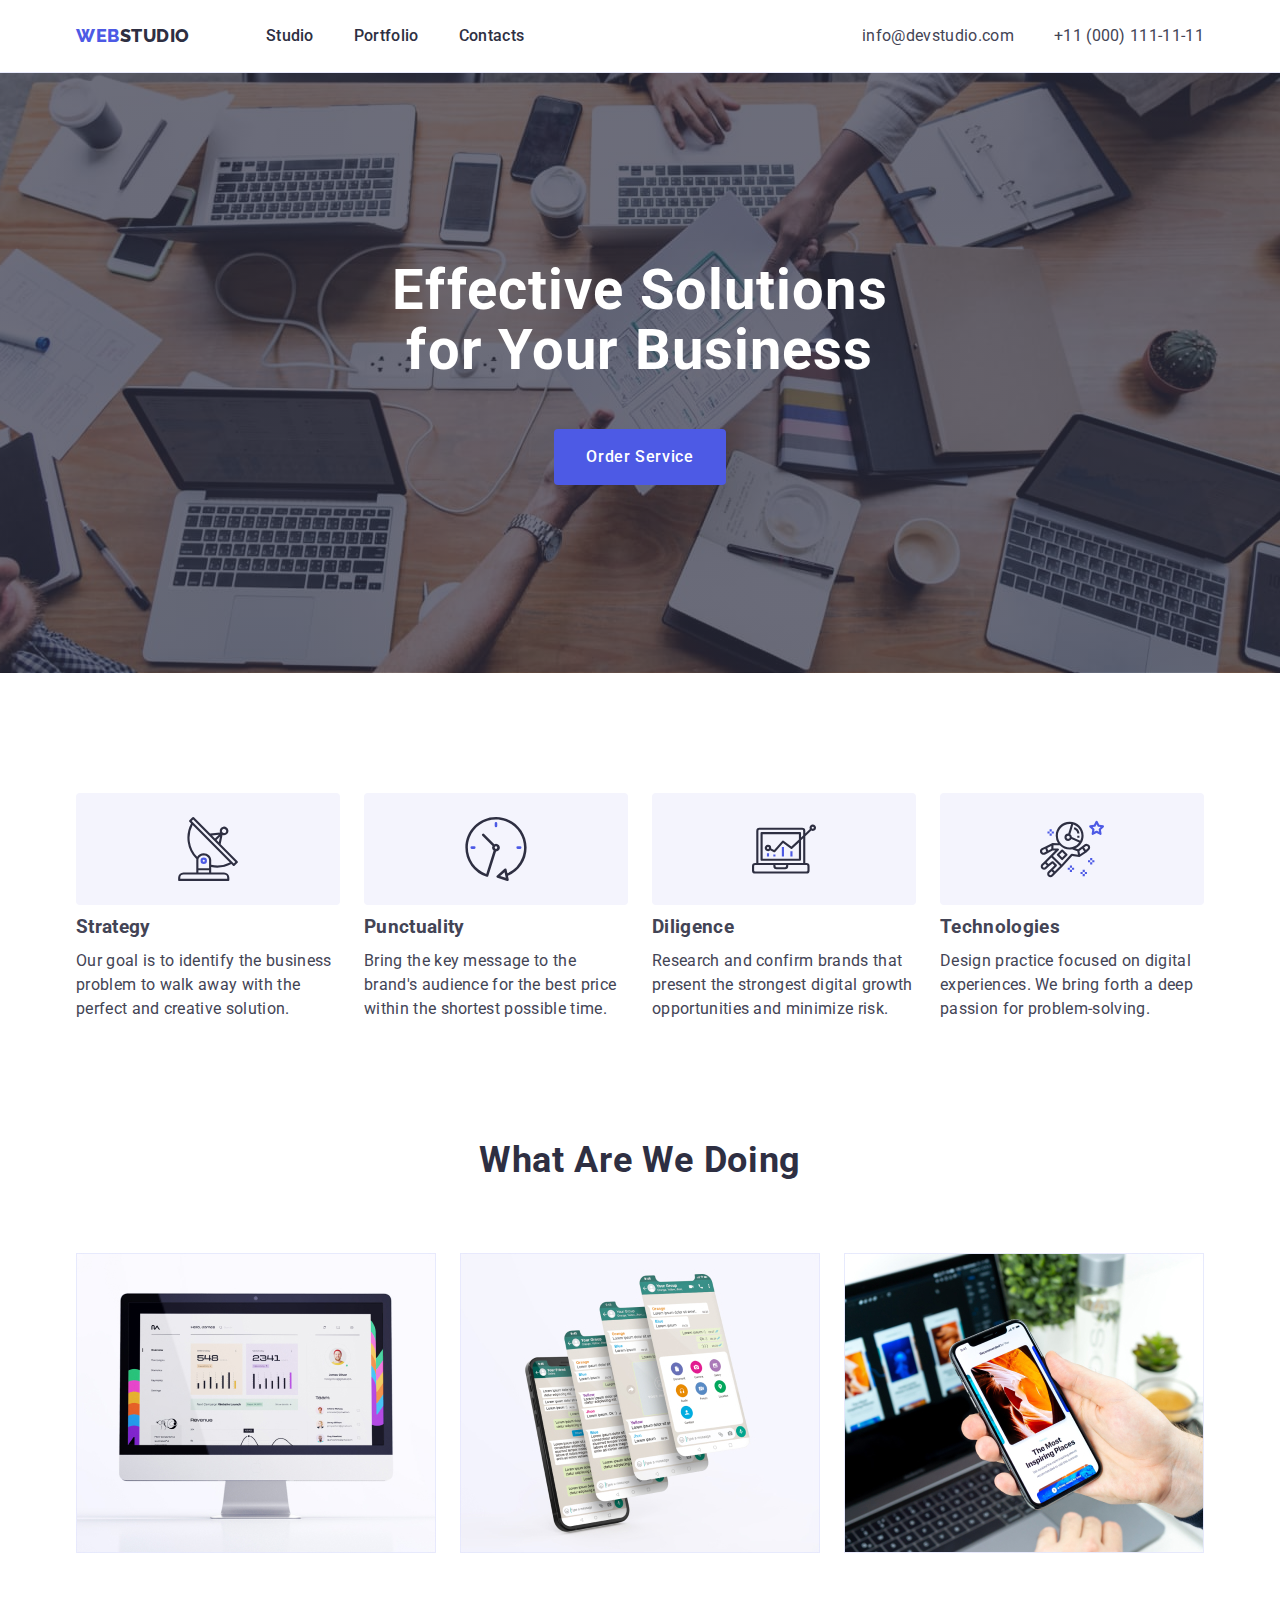
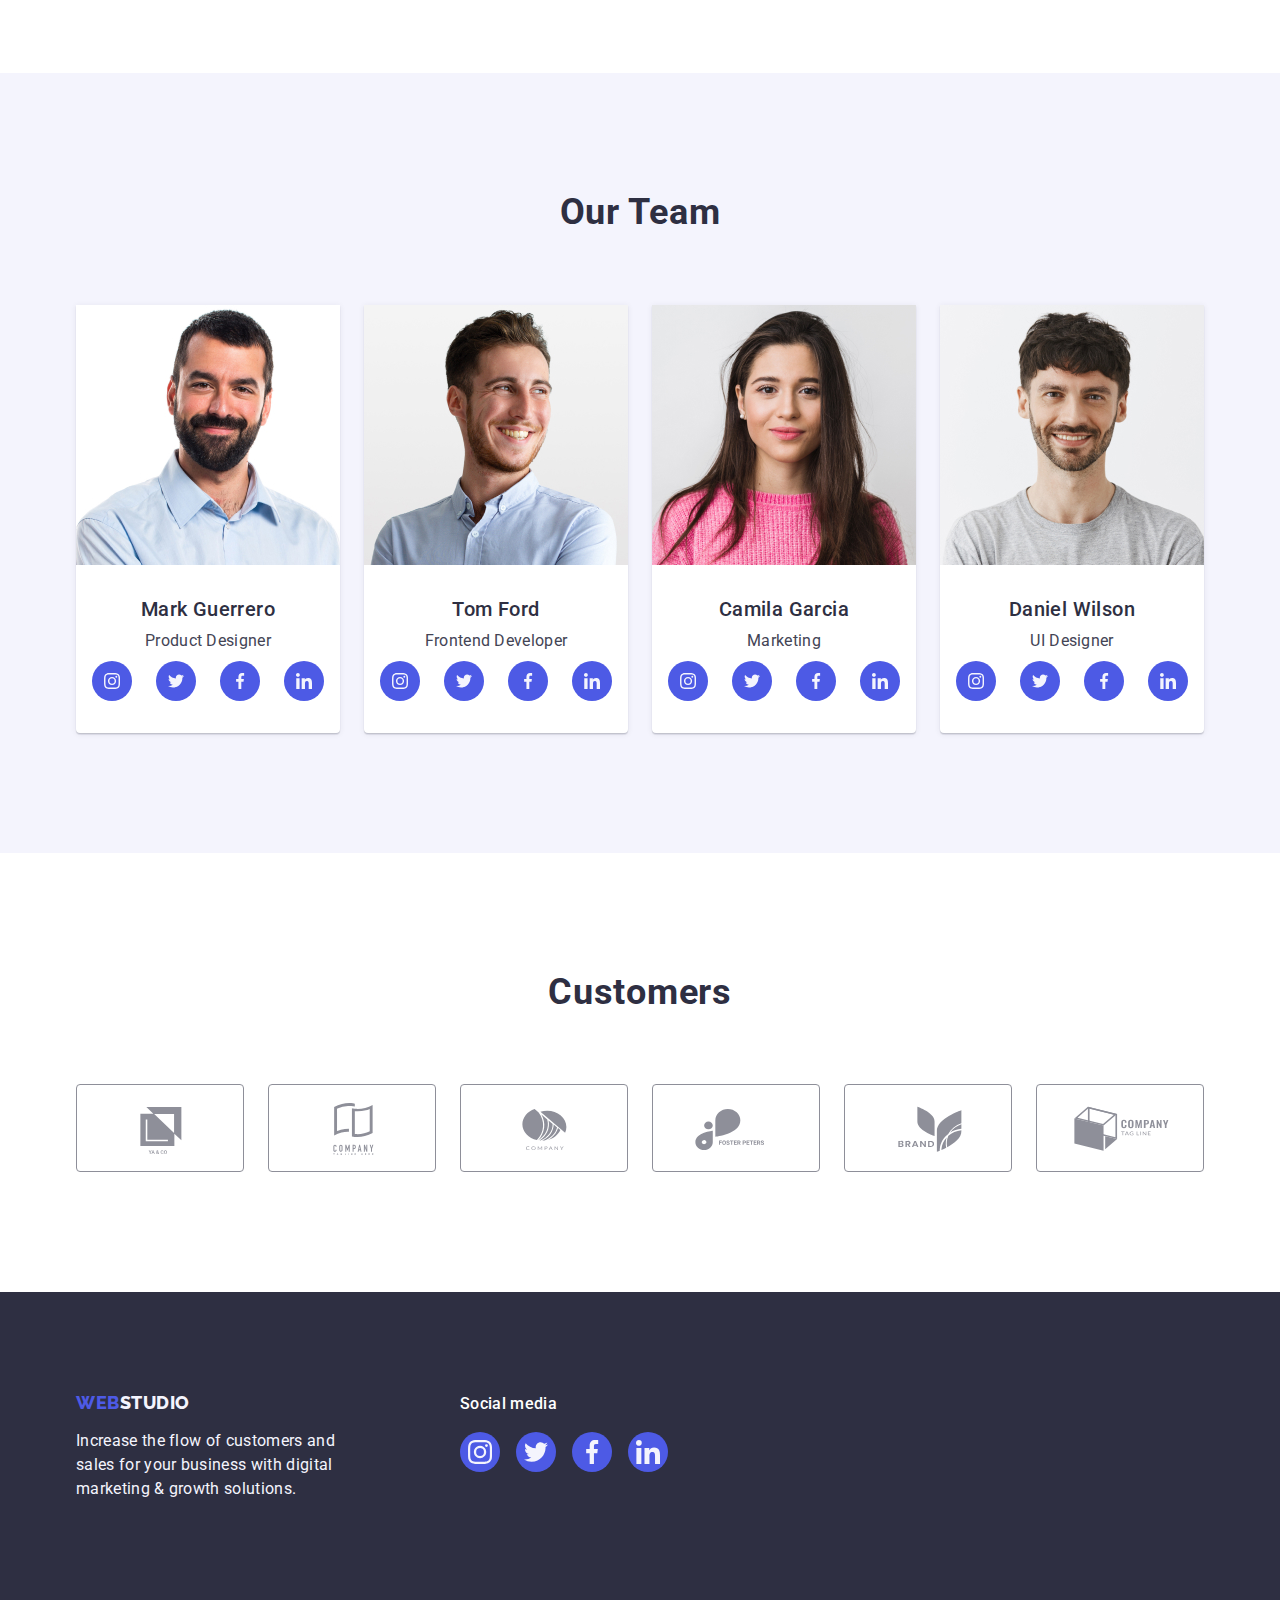
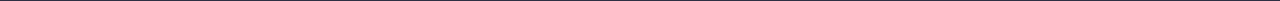
<file: index.html>
<!DOCTYPE html>
<html lang="en">
  <head>
    <meta charset="UTF-8" />
    <meta http-equiv="X-UA-Compatible" content="IE=edge" />
    <meta name="viewport" content="width=device-width, initial-scale=1.0" />
    <title>WEBStudio</title>
    <link rel="preconnect" href="https://fonts.googleapis.com" />
    <link rel="preconnect" href="https://fonts.gstatic.com" crossorigin />
    <link
      href="https://fonts.googleapis.com/css2?family=Raleway:wght@800&family=Roboto:wght@400;500;700&display=swap"
      rel="stylesheet"
    />
    <link
      rel="stylesheet"
      href="https://cdnjs.cloudflare.com/ajax/libs/modern-normalize/1.1.0/modern-normalize.min.css"
    />

    <link rel="stylesheet" href="./css/styles.css" />
  </head>
  <body>
    <!-- Nav -->

    <header class="header">
      <div class="container">
        <nav class="nav">
          <a class="logo link" href="./index.html"
            >WEB<span class="color">Studio</span></a
          >
          <ul class="list">
            <li>
              <a class="menu link" href="./index.html">Studio</a>
            </li>
            <li>
              <a class="menu link" href="./portfolio.html">Portfolio</a>
            </li>
            <li>
              <a class="menu link" href="">Contacts</a>
            </li>
          </ul>
        </nav>
        <address class="contact">
          <ul class="list">
            <li>
              <a class="link" href="mailto:info@devstudio.com"
                >info@devstudio.com</a
              >
            </li>
            <li>
              <a class="link" href="tel:+110001111111">+11 (000) 111-11-11</a>
            </li>
          </ul>
        </address>
      </div>
    </header>
    <main>
      <!-- Hero -->

      <section class="hero">
        <div class="container">
          <h1 class="hero-title">Effective Solutions for Your Business</h1>
          <button class="btn" type="button">Order Service</button>
        </div>
      </section>

      <!-- Activity -->

      <section class="section activity">
        <div class="container">
          <h2 class="section-title hidden">Activity</h2>
          <ul class="list">
            <li class="item">
              <div class="icon-container">
                <svg class="activity-icon" width="64" height="64">
                  <use href="./images/icons.svg#icon-antenna"></use>
                </svg>
              </div>
              <h3 class="item-title">Strategy</h3>
              <p class="item-text">
                Our goal is to identify the business problem to walk away with
                the perfect and creative solution.
              </p>
            </li>
            <li class="item">
              <div class="icon-container">
                <svg class="activity-icon" width="64" height="64">
                  <use href="./images/icons.svg#icon-clock"></use>
                </svg>
              </div>
              <h3 class="item-title">Punctuality</h3>
              <p class="item-text">
                Bring the key message to the brand's audience for the best price
                within the shortest possible time.
              </p>
            </li>
            <li class="item">
              <div class="icon-container">
                <svg class="activity-icon" width="64" height="64">
                  <use href="./images/icons.svg#icon-diagram"></use>
                </svg>
              </div>
              <h3 class="item-title">Diligence</h3>
              <p class="item-text">
                Research and confirm brands that present the strongest digital
                growth opportunities and minimize risk.
              </p>
            </li>
            <li class="item">
              <div class="icon-container">
                <svg class="activity-icon" width="64" height="64">
                  <use href="./images/icons.svg#icon-astronaut"></use>
                </svg>
              </div>
              <h3 class="item-title">Technologies</h3>
              <p class="item-text">
                Design practice focused on digital experiences. We bring forth a
                deep passion for problem-solving.
              </p>
            </li>
          </ul>
        </div>
      </section>

      <!-- Products -->

      <section class="section products">
        <div class="container">
          <h2 class="section-title">What Are We Doing</h2>
          <ul class="list">
            <li class="image">
              <img src="./images/imac.jpg" alt="imac" width="360" />
            </li>
            <li class="image">
              <img src="./images/iphone.jpg" alt="iphone" width="360" />
            </li>
            <li class="image">
              <img src="./images/macbook.jpg" alt="macbook" width="360" />
            </li>
          </ul>
        </div>
      </section>

      <!-- Team -->

      <section class="section team">
        <div class="container">
          <h2 class="section-title">Our Team</h2>
          <ul class="team-list list">
            <li class="team-personal">
              <img src="./images/card1.jpg" alt="Mark Guerrero" width="264" />
              <div class="data">
                <h3 class="list-title">Mark Guerrero</h3>
                <p class="prof">Product Designer</p>
                <ul class="list social">
                  <li class="social-item">
                    <a
                      class="social-links"
                      href="https://www.instagram.com/"
                      target="_blank"
                      rel="noopener noreferrer"
                    >
                      <svg class="social-icon" width="16" height="16">
                        <use href="./images/icons.svg#icon-instagram"></use>
                      </svg>
                    </a>
                  </li>
                  <li class="social-item">
                    <a
                      class="social-links"
                      href="https://www.twitter.com/"
                      target="_blank"
                      rel="noopener noreferrer"
                    >
                      <svg class="social-icon" width="16" height="16">
                        <use href="./images/icons.svg#icon-twitter"></use>
                      </svg>
                    </a>
                  </li>
                  <li class="social-item">
                    <a
                      class="social-links"
                      href="https://www.facebook.com/"
                      target="_blank"
                      rel="noopener noreferrer"
                    >
                      <svg class="social-icon" width="16" height="16">
                        <use href="./images/icons.svg#icon-facebook"></use>
                      </svg>
                    </a>
                  </li>
                  <li class="social-item">
                    <a
                      class="social-links"
                      href="https://linkedin.com/"
                      target="_blank"
                      rel="noopener noreferrer"
                    >
                      <svg class="social-icon" width="16" height="16">
                        <use href="./images/icons.svg#icon-linkedin"></use>
                      </svg>
                    </a>
                  </li>
                </ul>
              </div>
            </li>
            <li class="team-personal">
              <img src="./images/card2.jpg" alt="Tom Ford" width="264" />
              <div class="data">
                <h3 class="list-title">Tom Ford</h3>
                <p class="prof">Frontend Developer</p>
                <ul class="list social">
                  <li class="social-item">
                    <a
                      class="social-links"
                      href="https://www.instagram.com/"
                      target="_blank"
                    >
                      <svg class="social-icon" width="16" height="16">
                        <use href="./images/icons.svg#icon-instagram"></use>
                      </svg>
                    </a>
                  </li>
                  <li class="social-item">
                    <a
                      class="social-links"
                      href="https://www.twitter.com/"
                      target="_blank"
                    >
                      <svg class="social-icon" width="16" height="16">
                        <use href="./images/icons.svg#icon-twitter"></use>
                      </svg>
                    </a>
                  </li>
                  <li class="social-item">
                    <a
                      class="social-links"
                      href="https://www.facebook.com/"
                      target="_blank"
                    >
                      <svg class="social-icon" width="16" height="16">
                        <use href="./images/icons.svg#icon-facebook"></use>
                      </svg>
                    </a>
                  </li>
                  <li class="social-item">
                    <a
                      class="social-links"
                      href="https://linkedin.com/"
                      target="_blank"
                    >
                      <svg class="social-icon" width="16" height="16">
                        <use href="./images/icons.svg#icon-linkedin"></use>
                      </svg>
                    </a>
                  </li>
                </ul>
              </div>
            </li>
            <li class="team-personal">
              <img src="./images/card3.jpg" alt="Camila Garcia" width="264" />
              <div class="data">
                <h3 class="list-title">Camila Garcia</h3>
                <p class="prof">Marketing</p>
                <ul class="list social">
                  <li class="social-item">
                    <a
                      class="social-links"
                      href="https://www.instagram.com/"
                      target="_blank"
                    >
                      <svg class="social-icon" width="16" height="16">
                        <use href="./images/icons.svg#icon-instagram"></use>
                      </svg>
                    </a>
                  </li>
                  <li class="social-item">
                    <a
                      class="social-links"
                      href="https://www.twitter.com/"
                      target="_blank"
                    >
                      <svg class="social-icon" width="16" height="16">
                        <use href="./images/icons.svg#icon-twitter"></use>
                      </svg>
                    </a>
                  </li>
                  <li class="social-item">
                    <a
                      class="social-links"
                      href="https://www.facebook.com/"
                      target="_blank"
                    >
                      <svg class="social-icon" width="16" height="16">
                        <use href="./images/icons.svg#icon-facebook"></use>
                      </svg>
                    </a>
                  </li>
                  <li class="social-item">
                    <a
                      class="social-links"
                      href="https://linkedin.com/"
                      target="_blank"
                    >
                      <svg class="social-icon" width="16" height="16">
                        <use href="./images/icons.svg#icon-linkedin"></use>
                      </svg>
                    </a>
                  </li>
                </ul>
              </div>
            </li>
            <li class="team-personal">
              <img src="./images/card4.jpg" alt="Daniel Wilson" width="264" />
              <div class="data">
                <h3 class="list-title">Daniel Wilson</h3>
                <p class="prof">UI Designer</p>
                <ul class="list social">
                  <li class="social-item">
                    <a
                      class="social-links"
                      href="https://www.instagram.com/"
                      target="_blank"
                    >
                      <svg class="social-icon" width="16" height="16">
                        <use href="./images/icons.svg#icon-instagram"></use>
                      </svg>
                    </a>
                  </li>
                  <li class="social-item">
                    <a
                      class="social-links"
                      href="https://www.twitter.com/"
                      target="_blank"
                    >
                      <svg class="social-icon" width="16" height="16">
                        <use href="./images/icons.svg#icon-twitter"></use>
                      </svg>
                    </a>
                  </li>
                  <li class="social-item">
                    <a
                      class="social-links"
                      href="https://www.facebook.com/"
                      target="_blank"
                    >
                      <svg class="social-icon" width="16" height="16">
                        <use href="./images/icons.svg#icon-facebook"></use>
                      </svg>
                    </a>
                  </li>
                  <li class="social-item">
                    <a
                      class="social-links"
                      href="https://linkedin.com/"
                      target="_blank"
                    >
                      <svg class="social-icon" width="16" height="16">
                        <use href="./images/icons.svg#icon-linkedin"></use>
                      </svg>
                    </a>
                  </li>
                </ul>
              </div>
            </li>
          </ul>
        </div>
      </section>

      <!-- Customers -->

      <section class="section customers">
        <div class="container">
          <h2 class="section-title">Customers</h2>
          <ul class="list">
            <li class="customers-item">
              <a class="customers-link" href=""
                ><svg class="customers-icon" width="104" height="56">
                  <use href="./images/icons.svg#icon-Logo1"></use>
                </svg>
              </a>
            </li>
            <li class="customers-item">
              <a class="customers-link" href=""
                ><svg class="customers-icon" width="104" height="56">
                  <use href="./images/icons.svg#icon-Logo2"></use>
                </svg>
              </a>
            </li>
            <li class="customers-item">
              <a class="customers-link" href=""
                ><svg class="customers-icon" width="104" height="56">
                  <use href="./images/icons.svg#icon-Logo3"></use>
                </svg>
              </a>
            </li>
            <li class="customers-item">
              <a class="customers-link" href=""
                ><svg class="customers-icon" width="104" height="56">
                  <use href="./images/icons.svg#icon-Logo4"></use>
                </svg>
              </a>
            </li>
            <li class="customers-item">
              <a class="customers-link" href=""
                ><svg class="customers-icon" width="104" height="56">
                  <use href="./images/icons.svg#icon-Logo5"></use>
                </svg>
              </a>
            </li>
            <li class="customers-item">
              <a class="customers-link" href=""
                ><svg class="customers-icon" width="104" height="56">
                  <use href="./images/icons.svg#icon-Logo6"></use>
                </svg>
              </a>
            </li>
          </ul>
        </div>
      </section>
    </main>

    <!-- Footer -->

    <footer class="footer">
      <div class="container">
        <div class="container-logo">
          <a class="logo link" href="./index.html"
            >WEB<span class="color">Studio</span></a
          >
          <p class="text">
            Increase the flow of customers and sales for your business with
            digital marketing & growth solutions.
          </p>
        </div>
        <div class="container-footer-social">
          <p class="social-media">Social media</p>
          <ul class="list footer-social">
            <li class="footer-social-item">
              <a
                class="footer-social-link"
                href="https://instagram.com/"
                target="_blank"
                rel="noopener noreferrer"
                ><svg class="footer-social-icon" width="24" height="24">
                  <use href="./images/icons.svg#icon-instagram"></use>
                </svg>
              </a>
            </li>
            <li class="footer-social-item">
              <a
                class="footer-social-link"
                href="https://twitter.com/"
                target="_blank"
                rel="noopener noreferrer"
                ><svg class="footer-social-icon" width="24" height="24">
                  <use href="./images/icons.svg#icon-twitter"></use>
                </svg>
              </a>
            </li>
            <li class="footer-social-item">
              <a
                class="footer-social-link"
                href="https://facebook.com/"
                target="_blank"
                rel="noopener noreferrer"
                ><svg class="footer-social-icon" width="24" height="24">
                  <use href="./images/icons.svg#icon-facebook"></use>
                </svg>
              </a>
            </li>
            <li class="footer-social-item">
              <a
                class="footer-social-link"
                href="https://linkedin.com/"
                target="_blank"
                rel="noopener noreferrer"
                ><svg class="footer-social-icon" width="24" height="24">
                  <use href="./images/icons.svg#icon-linkedin"></use>
                </svg>
              </a>
            </li>
          </ul>
        </div>
      </div>
    </footer>
  </body>
</html>
</file>
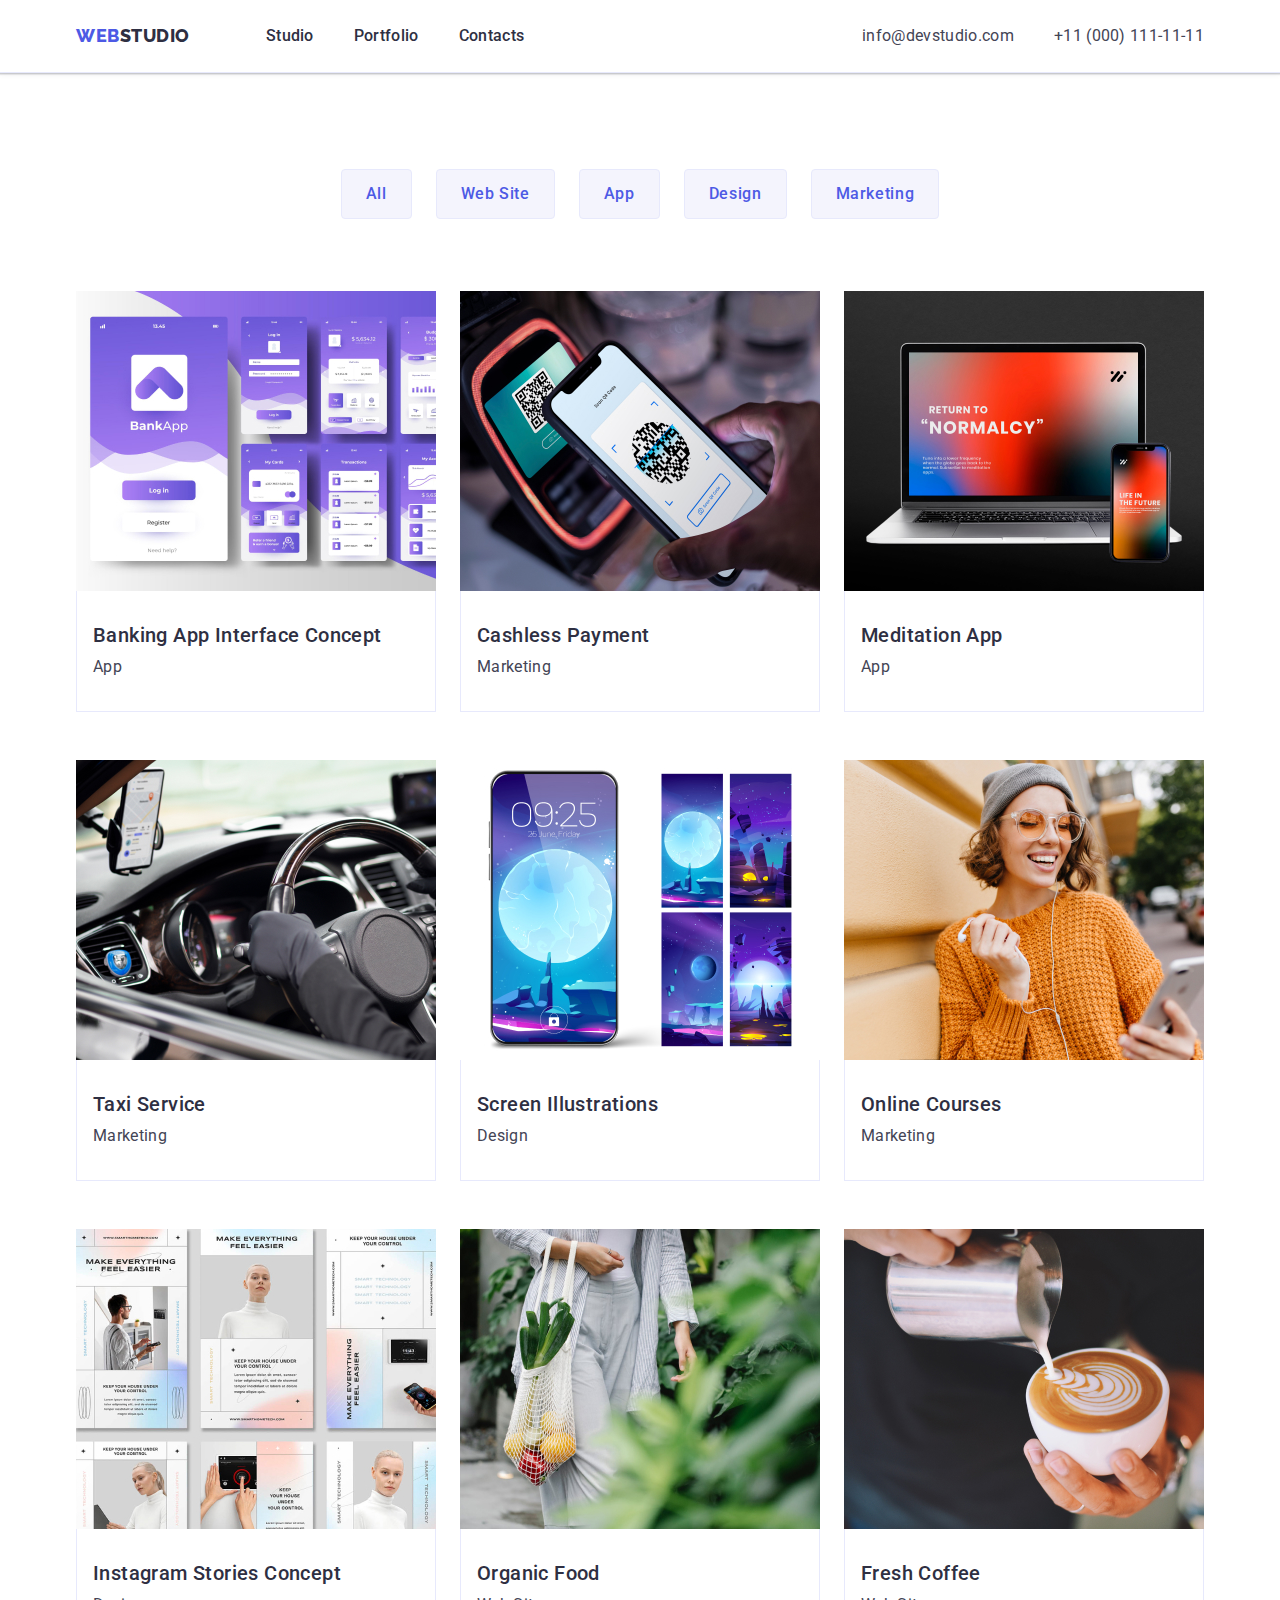
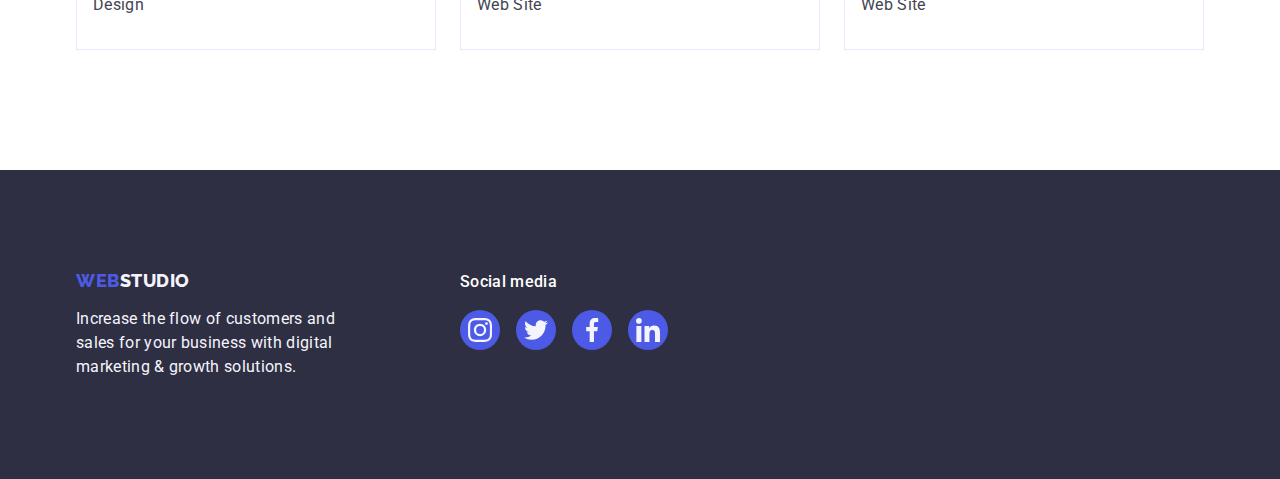
<file: portfolio.html>
<!DOCTYPE html>
<html lang="en">
  <head>
    <meta charset="UTF-8" />
    <meta http-equiv="X-UA-Compatible" content="IE=edge" />
    <meta name="viewport" content="width=device-width, initial-scale=1.0" />
    <title>Portfolio</title>
    <link rel="preconnect" href="https://fonts.googleapis.com" />
    <link rel="preconnect" href="https://fonts.gstatic.com" crossorigin />
    <link
      href="https://fonts.googleapis.com/css2?family=Raleway:wght@800&family=Roboto:wght@400;500;700&display=swap"
      rel="stylesheet"
    />
    <link
      rel="stylesheet"
      href="https://cdnjs.cloudflare.com/ajax/libs/modern-normalize/1.1.0/modern-normalize.min.css"
    />

    <link rel="stylesheet" href="./css/styles.css" />
  </head>
  <body>
    <header class="header">
      <div class="container">
        <nav class="nav">
          <a class="logo link" href="./index.html"
            >WEB<span class="color">Studio</span></a
          >
          <ul class="list">
            <li>
              <a class="menu link" href="./index.html">Studio</a>
            </li>
            <li>
              <a class="menu link" href="./portfolio.html">Portfolio</a>
            </li>
            <li>
              <a class="menu link" href="">Contacts</a>
            </li>
          </ul>
        </nav>
        <address class="contact">
          <ul class="list">
            <li>
              <a class="link" href="mailto:info@devstudio.com"
                >info@devstudio.com</a
              >
            </li>
            <li>
              <a class="link" href="tel:+110001111111">+11 (000) 111-11-11</a>
            </li>
          </ul>
        </address>
      </div>
    </header>
    <main>
      <!-- Portfolio -->

      <section class="section prj">
        <div class="container">
          <h1 class="hidden">WebStudio Projects</h1>
          <ul class="list">
            <li><button class="filter" type="button">All</button></li>
            <li><button class="filter" type="button">Web Site</button></li>
            <li><button class="filter" type="button">App</button></li>
            <li><button class="filter" type="button">Design</button></li>
            <li><button class="filter" type="button">Marketing</button></li>
          </ul>
          <ul class="list projects">
            <li class="card">
              <a class="card-link link" href=""
                ><img
                  src="./images/bankapp.jpg"
                  alt="Banking App Interface Concept"
                />
                <div class="card-data">
                  <h2 class="list-title">Banking App Interface Concept</h2>
                  <p class="type">App</p>
                </div></a
              >
            </li>
            <li class="card">
              <a class="card-link link" href=""
                ><img src="./images/cashpay.jpg" alt="Cashless Payment" />
                <div class="card-data">
                  <h2 class="list-title">Cashless Payment</h2>
                  <p class="type">Marketing</p>
                </div></a
              >
            </li>
            <li class="card">
              <a class="card-link link" href=""
                ><img src="./images/medapp.jpg" alt="Meditation App" />
                <div class="card-data">
                  <h2 class="list-title">Meditation App</h2>
                  <p class="type">App</p>
                </div></a
              >
            </li>
            <li class="card">
              <a class="card-link link" href=""
                ><img src="./images/taxiserv.jpg" alt="Taxi Service" />
                <div class="card-data">
                  <h2 class="list-title">Taxi Service</h2>
                  <p class="type">Marketing</p>
                </div></a
              >
            </li>
            <li class="card">
              <a class="card-link link" href=""
                ><img src="./images/screenill.jpg" alt="Screen Illustrations" />
                <div class="card-data">
                  <h2 class="list-title">Screen Illustrations</h2>
                  <p class="type">Design</p>
                </div>
              </a>
            </li>
            <li class="card">
              <a class="card-link link" href=""
                ><img src="./images/onlinecourse.jpg" alt="Online Courses" />
                <div class="card-data">
                  <h2 class="list-title">Online Courses</h2>
                  <p class="type">Marketing</p>
                </div>
              </a>
            </li>
            <li class="card">
              <a class="card-link link" href=""
                ><img
                  src="./images/instastories.jpg"
                  alt="Instagram Stories Concept"
                />
                <div class="card-data">
                  <h2 class="list-title">Instagram Stories Concept</h2>
                  <p class="type">Design</p>
                </div>
              </a>
            </li>
            <li class="card">
              <a class="card-link link" href=""
                ><img src="./images/orgfood.jpg" alt="Organic Food" />
                <div class="card-data">
                  <h2 class="list-title">Organic Food</h2>
                  <p class="type">Web Site</p>
                </div>
              </a>
            </li>
            <li class="card">
              <a class="card-link link" href=""
                ><img src="./images/frcoffee.jpg" alt="Fresh Coffee" />
                <div class="card-data">
                  <h2 class="list-title">Fresh Coffee</h2>
                  <p class="type">Web Site</p>
                </div>
              </a>
            </li>
          </ul>
        </div>
      </section>
    </main>
    <footer class="footer">
      <div class="container">
        <div class="container-logo">
          <a class="logo link" href="./index.html"
            >WEB<span class="color">Studio</span></a
          >
          <p class="text">
            Increase the flow of customers and sales for your business with
            digital marketing & growth solutions.
          </p>
        </div>
        <div class="container-footer-social">
          <p class="social-media">Social media</p>
          <ul class="list footer-social">
            <li class="footer-social-item">
              <a
                class="footer-social-link"
                href="https://instagram.com/"
                target="_blank"
                rel="noopener noreferrer"
                ><svg class="footer-social-icon" width="24" height="24">
                  <use href="./images/icons.svg#icon-instagram"></use>
                </svg>
              </a>
            </li>
            <li class="footer-social-item">
              <a
                class="footer-social-link"
                href="https://twitter.com/"
                target="_blank"
                rel="noopener noreferrer"
                ><svg class="footer-social-icon" width="24" height="24">
                  <use href="./images/icons.svg#icon-twitter"></use>
                </svg>
              </a>
            </li>
            <li class="footer-social-item">
              <a
                class="footer-social-link"
                href="https://facebook.com/"
                target="_blank"
                rel="noopener noreferrer"
                ><svg class="footer-social-icon" width="24" height="24">
                  <use href="./images/icons.svg#icon-facebook"></use>
                </svg>
              </a>
            </li>
            <li class="footer-social-item">
              <a
                class="footer-social-link"
                href="https://linkedin.com/"
                target="_blank"
                rel="noopener noreferrer"
                ><svg class="footer-social-icon" width="24" height="24">
                  <use href="./images/icons.svg#icon-linkedin"></use>
                </svg>
              </a>
            </li>
          </ul>
        </div>
      </div>
    </footer>
  </body>
</html>
</file>
<file: css/styles.css>
:root {
  --main-color-text: #434455;
  --secondary-color-text: #2e2f42;
  --third-color-text: #f4f4fd;
  --alt-color: #ffffff;
  --alt-secondary-color-text: #4d5ae5;
  --alt-secondary-color-btn: #404bbf;
  --secondary-color-btn: #e7e9fc;
  --main-logo-icon-color: #8e8f99;
  --secondary-logo-icon-color: #404bbf;
  --secondary-social-icon-color: #31d0aa;
}

h1,
h2,
h3,
h4,
h5,
h6,
p,
ul {
  margin: 0;
  padding: 0;
}

img {
  display: block;
}

body {
  background-color: var(--alt-color);
  color: #434455;

  font-family: 'Roboto', sans-serif;
  font-style: normal;
  font-weight: 400;
  font-size: 16px;
  line-height: 1.5;

  letter-spacing: 0.02em;
}

.container {
  width: 1158px;
  padding: 0 15px;
  margin-left: auto;
  margin-right: auto;

  text-align: center;
}

.list {
  list-style: none;
}

.hidden {
  display: none;
}

/* Header */

.header .container {
  align-items: center;
  display: flex;
}

.header {
  border-bottom: 1px solid #e7e9fc;
  box-shadow: 0px 2px 1px rgba(46, 47, 66, 0.08),
    0px 1px 1px rgba(46, 47, 66, 0.16), 0px 1px 6px rgba(46, 47, 66, 0.08);
}

.nav {
  display: flex;
  align-items: center;
}

.nav .list {
  display: flex;
  flex-direction: row;
  align-items: flex-start;
  padding: 24px 0;
  gap: 40px;
}

.nav .menu {
  color: var(--secondary-color-text);
  text-decoration: none;
  font-weight: 500;
}

.contact {
  margin-left: auto;
}

.contact .link {
  color: var(--main-color-text);
  text-decoration: none;

  font-style: normal;
}

.contact .list {
  display: flex;
  padding: 24px 0;
  gap: 40px;
}

.header .logo {
  margin-right: 76px;
  color: var(--alt-secondary-color-text);

  text-decoration: none;

  font-family: 'Raleway', sans-serif;
  font-style: normal;
  font-weight: 800;
  font-size: 18px;
  line-height: 1.17;
  letter-spacing: 0.03em;
  text-transform: uppercase;
}
.logo .color {
  color: var(--secondary-color-text);
}

.nav .link:hover,
.contact .link:hover,
.nav .link:focus,
.contact .link:focus {
  color: var(--alt-secondary-color-btn);
}

/* Hero */

.hero .container {
  display: flex;
  flex-direction: column;
  align-items: center;
}

.hero {
  padding: 188px 0;
  background-image: linear-gradient(
      rgba(46, 47, 66, 0.7),
      rgba(46, 47, 66, 0.7)
    ),
    url(../images/people-office.jpg);
  background-repeat: no-repeat;
  background-position: center;
  background-size: cover;
  max-width: 1440px;
  margin-left: auto;
  margin-right: auto;
  text-align: center;
}
.hero-title {
  max-width: 496px;
  color: var(--alt-color);
  font-weight: 700;
  font-size: 56px;
  line-height: 1.07;
  text-align: center;
  letter-spacing: 0.02em;
}

.hero .btn {
  display: block;
  min-width: 169px;

  padding: 16px 32px;
  border: 0;
  border-radius: 4px;

  margin-top: 48px;
  color: var(--alt-color);
  background-color: var(--alt-secondary-color-text);
  cursor: pointer;
  font-family: 'Roboto', sans-serif;
  font-weight: 500;
  font-size: 16px;
  line-height: 1.5;
  letter-spacing: 0.04em;
}

.hero .btn:hover,
.hero .btn:focus {
  background-color: var(--alt-secondary-color-btn);
}

/* Section */

.section {
  padding-top: 120px;
}

.section-title {
  margin-bottom: 72px;
  color: var(--secondary-color-text);

  font-weight: 700;
  font-size: 36px;
  line-height: 1.11;
  text-align: center;
  text-transform: capitalize;
  letter-spacing: 0.02em;
}

.section .list-title {
  color: var(--secondary-color-text);

  font-weight: 500;
  font-size: 20px;
  line-height: 1.2;
  letter-spacing: 0.02em;
}

/* Activity */

.activity .list {
  display: flex;
  gap: 24px;
}

.activity .item {
  flex-basis: calc((100% - 72px) / 4);
}

.activity .item-text {
  width: 264px;
  text-align: left;
}

.activity .item-title {
  text-align: left;
  margin-bottom: 8px;
}

.activity-icon {
  width: 64px;
  height: 64px;
}

.icon-container {
  display: flex;
  background-color: var(--third-color-text);
  width: 264px;
  height: 112px;
  margin-bottom: 8px;
  border-radius: 4px;
  align-items: center;
  justify-content: center;
}

/* Products */

.products.section {
  padding-bottom: 120px;
}

.products .list {
  display: flex;
  gap: 24px;
}

.products .image {
  flex-basis: calc((100% - 48px) / 3);
}

/* Team */

.team {
  padding-top: 120px;
  padding-bottom: 120px;
  background-color: var(--third-color-text);
}

.team .list {
  display: flex;
  gap: 24px;
}

.team-personal {
  flex-basis: calc((100% - 72px) / 4);
  background-color: var(--alt-color);
  box-shadow: 0px 1px 6px rgba(46, 47, 66, 0.08),
    0px 1px 1px rgba(46, 47, 66, 0.16), 0px 2px 1px rgba(46, 47, 66, 0.08);
  border-radius: 0px 0px 4px 4px;
}

.team-personal .list-title {
  margin-bottom: 8px;
}

.data {
  padding: 32px 0;
}

.prof {
  font-size: 16px;
}

.social {
  margin-top: 8px;
  gap: 24px;
  justify-content: center;
}

.social-item {
  width: 40px;
  height: 40px;
}

.social-links {
  display: flex;
  background-color: var(--alt-secondary-color-text);
  width: 100%;
  height: 100%;
  justify-content: center;
  align-items: center;
  border-radius: 50%;
}

.social-links:hover,
.social-links:focus {
  background-color: var(--alt-secondary-color-btn);
}

.social-icon {
  fill: var(--third-color-text);
}

/* Customers */

.customers {
  padding-bottom: 120px;
}

.customers .section-title {
  line-height: 1.1;
}

.customers-item {
  flex-basis: calc((100% - 120px) / 6);
  height: 88px;
}

.customers .list {
  display: flex;
  gap: 24px;
}

.customers-link {
  display: flex;
  width: 100%;
  height: 100%;
  border: 1px solid var(--main-logo-icon-color);
  border-radius: 4px;
  align-items: center;
  justify-content: center;
  color: var(--main-logo-icon-color);
}

.customers-icon {
  fill: currentColor;
}

.customers-link:hover,
.customers-link:focus {
  color: var(--secondary-logo-icon-color);
  border: 1px solid var(--secondary-logo-icon-color);
}

/* Footer */

.footer {
  display: flex;
  padding: 100px 0 100px 0;
  background-color: var(--secondary-color-text);
}

.footer .container {
  display: flex;
  align-items: baseline;
  text-align: start;
}

.container-logo {
  gap: 120px;
}

.footer .logo {
  display: inline-block;
  margin-bottom: 16px;
  color: var(--alt-secondary-color-text);
  text-decoration: none;

  font-family: 'Raleway', sans-serif;
  font-style: normal;
  font-weight: 800;
  font-size: 18px;
  line-height: 1.17;
  letter-spacing: 0.03em;
  text-transform: uppercase;
}

.footer .color {
  color: var(--third-color-text);
}
.footer .text {
  width: 264px;
  color: var(--third-color-text);
}

.social-media {
  font-family: 'Roboto';
  font-style: normal;
  font-weight: 500;
  font-size: 16px;
  line-height: 1.5;
  letter-spacing: 0.02em;
  color: var(--alt-color);
  margin-bottom: 16px;
}

.footer-social {
  display: flex;
  gap: 16px;
}

.footer-social-item {
  width: 40px;
  height: 40px;
}

.container-footer-social {
  margin-left: 120px;
}
.footer-social-link {
  display: flex;
  background-color: var(--alt-secondary-color-text);
  width: 100%;
  height: 100%;
  justify-content: center;
  align-items: center;
  border-radius: 50%;
}

.footer-social-link:hover,
.footer-social-link:focus {
  background-color: var(--secondary-social-icon-color);
}

.footer-social-icon {
  fill: var(--third-color-text);
}

/* Filter */

.prj .list {
  justify-content: center;
  display: flex;
  gap: 24px;
}

.filter {
  padding: 12px 24px;
  color: var(--alt-secondary-color-text);
  background-color: var(--third-color-text);
  cursor: pointer;

  font-family: 'Roboto', sans-serif;
  font-style: normal;
  font-weight: 500;
  font-size: 16px;
  line-height: 1.5;
  letter-spacing: 0.04em;
  border: 1px solid var(--secondary-color-btn);
  border-radius: 4px;
}

.filter:hover,
.filter:focus {
  color: var(--alt-color);
  background-color: var(--alt-secondary-color-btn);
  border: 1px solid transparent;
  box-shadow: 0px 3px 1px rgba(0, 0, 0, 0.1), 0px 2px 1px rgba(0, 0, 0, 0.08),
    0px 2px 2px rgba(0, 0, 0, 0.12);
  border-radius: 4px;
}

.list.projects {
  margin-top: 72px;
  row-gap: 48px;
}

/* List projects */

.projects {
  display: flex;
  flex-wrap: wrap;
}

.card {
  flex-basis: calc((100% - 48px) / 3);
  text-align: left;
}

.card-link {
  display: block;
}

.card-data {
  padding: 32px 16px;
  border: 1px solid var(--secondary-color-btn);
  border-top: none;
}

.card-link:hover,
.card-link:focus {
  box-shadow: 0px 1px 6px rgba(46, 47, 66, 0.08),
    0px 1px 1px rgba(46, 47, 66, 0.16), 0px 2px 1px rgba(46, 47, 66, 0.08);
}

.card .list-title {
  margin-bottom: 8px;
}

.list.projects .link,
.type {
  text-decoration: none;
  color: var(--main-color-text);

  letter-spacing: 0.02em;
}

.prj {
  padding: 96px 0 120px 0;
}
</file>
